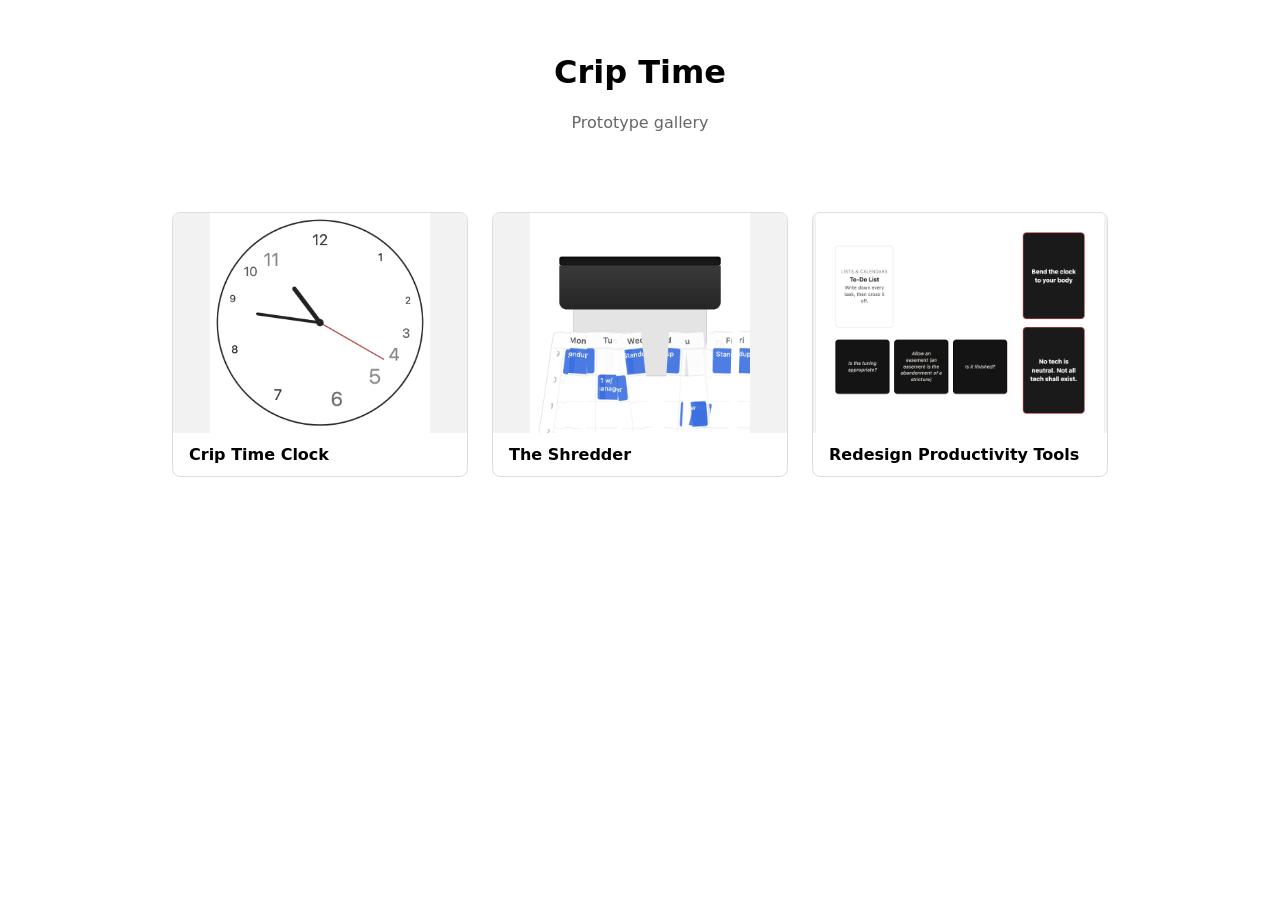
<file: index.html>
<!DOCTYPE html>
<html lang="en">
<head>
  <meta charset="UTF-8">
  <meta name="viewport" content="width=device-width, initial-scale=1.0">
  <title>Crip Time — Prototypes</title>
  <link rel="stylesheet" href="styles.css">
</head>
<body>
  <header class="site-header">
    <h1>Crip Time</h1>
    <p class="subtitle">Prototype gallery</p>
  </header>

  <main class="gallery">
    <a class="card" href="crip-time-clock/index.html">
      <div class="thumb">
        <img src="assets/thumbnails/crip-time-clock.png" alt="Crip Time Clock thumbnail">
      </div>
      <h2 class="card-title">Crip Time Clock</h2>
    </a>

    <a class="card" href="the-shredder/index.html">
      <div class="thumb">
        <img src="assets/thumbnails/the-shredder.png" alt="The Shredder thumbnail">
      </div>
      <h2 class="card-title">The Shredder</h2>
    </a>

    <a class="card" href="redesign-productivity-tools/index.html">
      <div class="thumb">
        <img src="assets/thumbnails/redesign-productivity-tools.png" alt="Redesign Productivity Tools thumbnail">
      </div>
      <h2 class="card-title">Redesign Productivity Tools</h2>
    </a>
  </main>
</body>
</html>
</file>
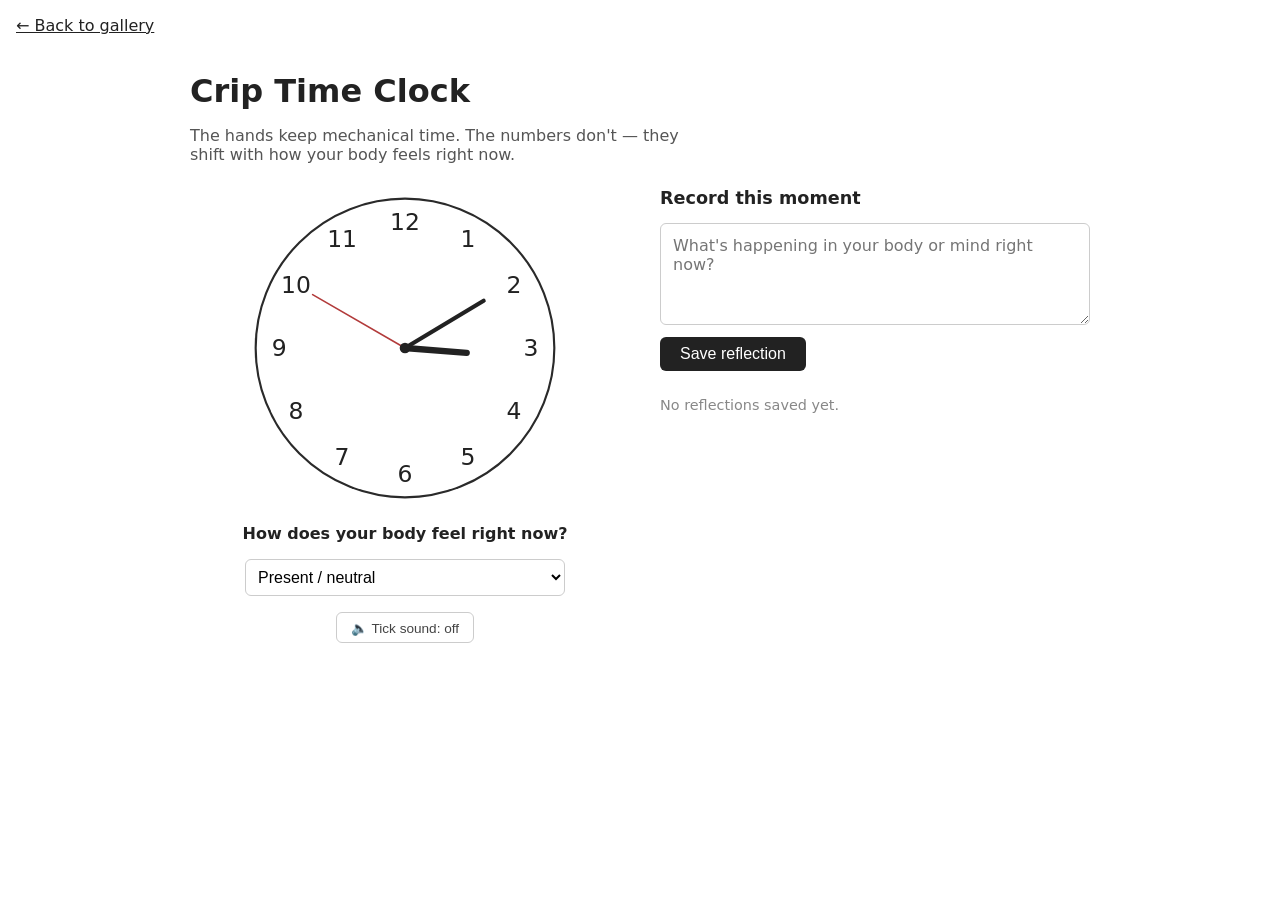
<file: crip-time-clock/index.html>
<!DOCTYPE html>
<html lang="en">
<head>
  <meta charset="UTF-8">
  <meta name="viewport" content="width=device-width, initial-scale=1.0">
  <title>Crip Time Clock</title>
  <link rel="stylesheet" href="style.css">
</head>
<body>
  <a class="back-link" href="../index.html">&larr; Back to gallery</a>

  <main>
    <h1>Crip Time Clock</h1>
    <p class="intro">The hands keep mechanical time. The numbers don't — they shift with how your body feels right now.</p>

    <div class="layout">
      <section class="clock-panel">
        <div class="clock-wrap">
          <svg id="clock-face" viewBox="0 0 300 300" role="img" aria-label="Analog clock whose numerals are shaped by the selected bodily feeling">
            <circle class="face" cx="150" cy="150" r="140"></circle>
            <g id="numerals"></g>
            <line id="hour-hand" class="hand hour-hand" x1="150" y1="150" x2="150" y2="92"></line>
            <line id="minute-hand" class="hand minute-hand" x1="150" y1="150" x2="150" y2="64"></line>
            <line id="second-hand" class="hand second-hand" x1="150" y1="150" x2="150" y2="50"></line>
            <circle class="hub" cx="150" cy="150" r="5"></circle>
          </svg>
        </div>

        <label for="feeling-select">How does your body feel right now?</label>
        <select id="feeling-select"></select>

        <button type="button" id="sound-toggle" class="sound-toggle" aria-pressed="false">🔈 Tick sound: off</button>
      </section>

      <section class="reflection-panel">
        <h2>Record this moment</h2>
        <form id="reflection-form">
          <textarea id="reflection-text" rows="4" placeholder="What's happening in your body or mind right now?"></textarea>
          <button type="submit">Save reflection</button>
        </form>
        <ol id="reflection-log" class="reflection-log"></ol>
      </section>
    </div>
  </main>

  <script src="script.js"></script>
</body>
</html>
</file>
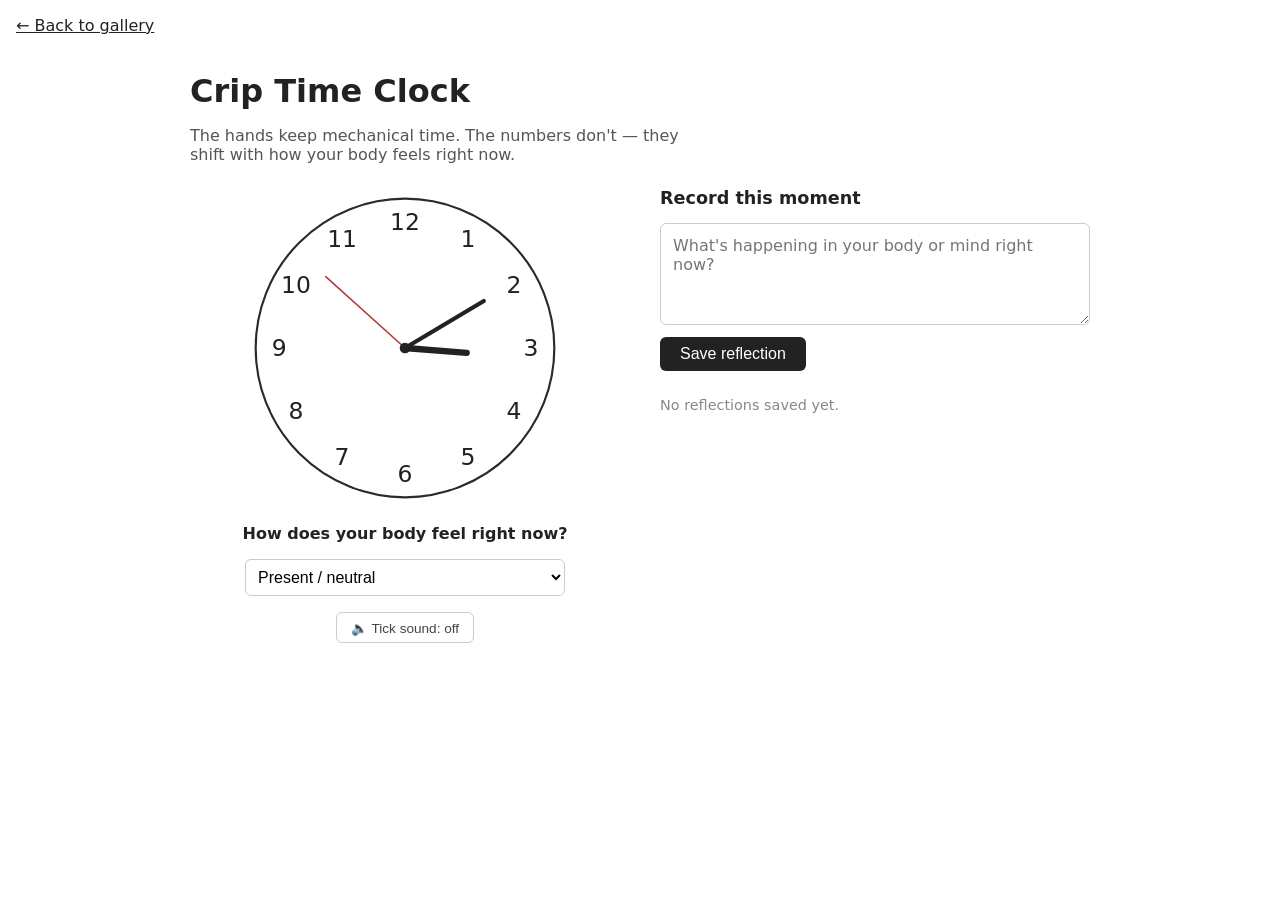
<file: prototype-1/index.html>
<!DOCTYPE html>
<html lang="en">
<head>
  <meta charset="UTF-8">
  <meta name="viewport" content="width=device-width, initial-scale=1.0">
  <title>Prototype 1 — Crip Time Clock</title>
  <link rel="stylesheet" href="style.css">
</head>
<body>
  <a class="back-link" href="../index.html">&larr; Back to gallery</a>

  <main>
    <h1>Crip Time Clock</h1>
    <p class="intro">The hands keep mechanical time. The numbers don't — they shift with how your body feels right now.</p>

    <div class="layout">
      <section class="clock-panel">
        <div class="clock-wrap">
          <svg id="clock-face" viewBox="0 0 300 300" role="img" aria-label="Analog clock whose numerals are shaped by the selected bodily feeling">
            <circle class="face" cx="150" cy="150" r="140"></circle>
            <g id="numerals"></g>
            <line id="hour-hand" class="hand hour-hand" x1="150" y1="150" x2="150" y2="92"></line>
            <line id="minute-hand" class="hand minute-hand" x1="150" y1="150" x2="150" y2="64"></line>
            <line id="second-hand" class="hand second-hand" x1="150" y1="150" x2="150" y2="50"></line>
            <circle class="hub" cx="150" cy="150" r="5"></circle>
          </svg>
        </div>

        <label for="feeling-select">How does your body feel right now?</label>
        <select id="feeling-select"></select>

        <button type="button" id="sound-toggle" class="sound-toggle" aria-pressed="false">🔈 Tick sound: off</button>
      </section>

      <section class="reflection-panel">
        <h2>Record this moment</h2>
        <form id="reflection-form">
          <textarea id="reflection-text" rows="4" placeholder="What's happening in your body or mind right now?"></textarea>
          <button type="submit">Save reflection</button>
        </form>
        <ol id="reflection-log" class="reflection-log"></ol>
      </section>
    </div>
  </main>

  <script src="script.js"></script>
</body>
</html>
</file>
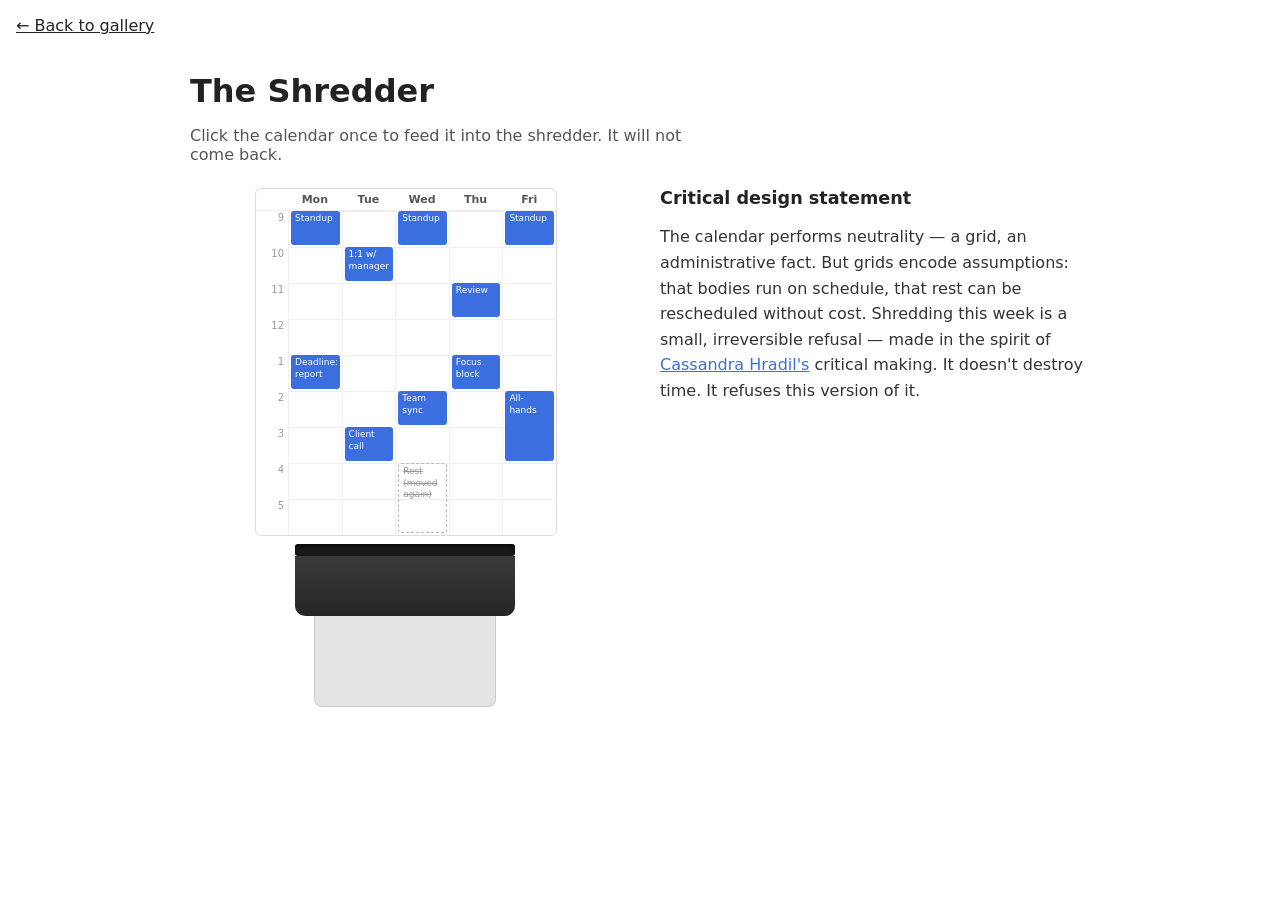
<file: prototype-2/index.html>
<!DOCTYPE html>
<html lang="en">
<head>
  <meta charset="UTF-8">
  <meta name="viewport" content="width=device-width, initial-scale=1.0">
  <title>Prototype 2 — The Shredder</title>
  <link rel="stylesheet" href="style.css">
</head>
<body>
  <a class="back-link" href="../index.html">&larr; Back to gallery</a>

  <main>
    <h1>The Shredder</h1>
    <p class="intro">Click the calendar once to feed it into the shredder. It will not come back.</p>

    <div class="layout">
      <section class="shredder-panel">
        <div class="stage" id="stage">
          <div class="calendar" id="calendar" tabindex="0" role="button" aria-label="Shred this week's calendar">
            <div class="cal-header">
              <div class="cal-corner"></div>
              <div class="cal-day">Mon</div>
              <div class="cal-day">Tue</div>
              <div class="cal-day">Wed</div>
              <div class="cal-day">Thu</div>
              <div class="cal-day">Fri</div>
            </div>
            <div class="cal-body">
              <div class="cal-times">
                <div>9</div><div>10</div><div>11</div><div>12</div><div>1</div><div>2</div><div>3</div><div>4</div><div>5</div>
              </div>
              <div class="cal-grid">
                <div class="cal-col">
                  <div class="cal-event" style="top:0px; height:34px;">Standup</div>
                  <div class="cal-event" style="top:144px; height:34px;">Deadline: report</div>
                </div>
                <div class="cal-col">
                  <div class="cal-event" style="top:36px; height:34px;">1:1 w/ manager</div>
                  <div class="cal-event" style="top:216px; height:34px;">Client call</div>
                </div>
                <div class="cal-col">
                  <div class="cal-event" style="top:0px; height:34px;">Standup</div>
                  <div class="cal-event" style="top:180px; height:34px;">Team sync</div>
                  <div class="cal-event rest" style="top:252px; height:70px;">Rest (moved again)</div>
                </div>
                <div class="cal-col">
                  <div class="cal-event" style="top:72px; height:34px;">Review</div>
                  <div class="cal-event" style="top:144px; height:34px;">Focus block</div>
                </div>
                <div class="cal-col">
                  <div class="cal-event" style="top:0px; height:34px;">Standup</div>
                  <div class="cal-event" style="top:180px; height:70px;">All-hands</div>
                </div>
              </div>
            </div>
          </div>

          <div class="shredder">
            <div class="shredder-slot"></div>
            <div class="shredder-body"></div>
          </div>

          <div class="bin"></div>

          <div class="strip-layer" id="strip-layer" aria-hidden="true"></div>
        </div>

        <button type="button" id="cleanup-btn" class="cleanup-btn" hidden>Clean up</button>
      </section>

      <section class="statement-panel">
        <h2>Critical design statement</h2>
        <p>The calendar performs neutrality &mdash; a grid, an administrative fact. But grids encode assumptions: that bodies run on schedule, that rest can be rescheduled without cost. Shredding this week is a small, irreversible refusal &mdash; made in the spirit of <a href="https://cassandrahradil.com/about/" target="_blank" rel="noopener">Cassandra Hradil's</a> critical making. It doesn't destroy time. It refuses this version of it.</p>
      </section>
    </div>
  </main>

  <script src="script.js"></script>
</body>
</html>
</file>
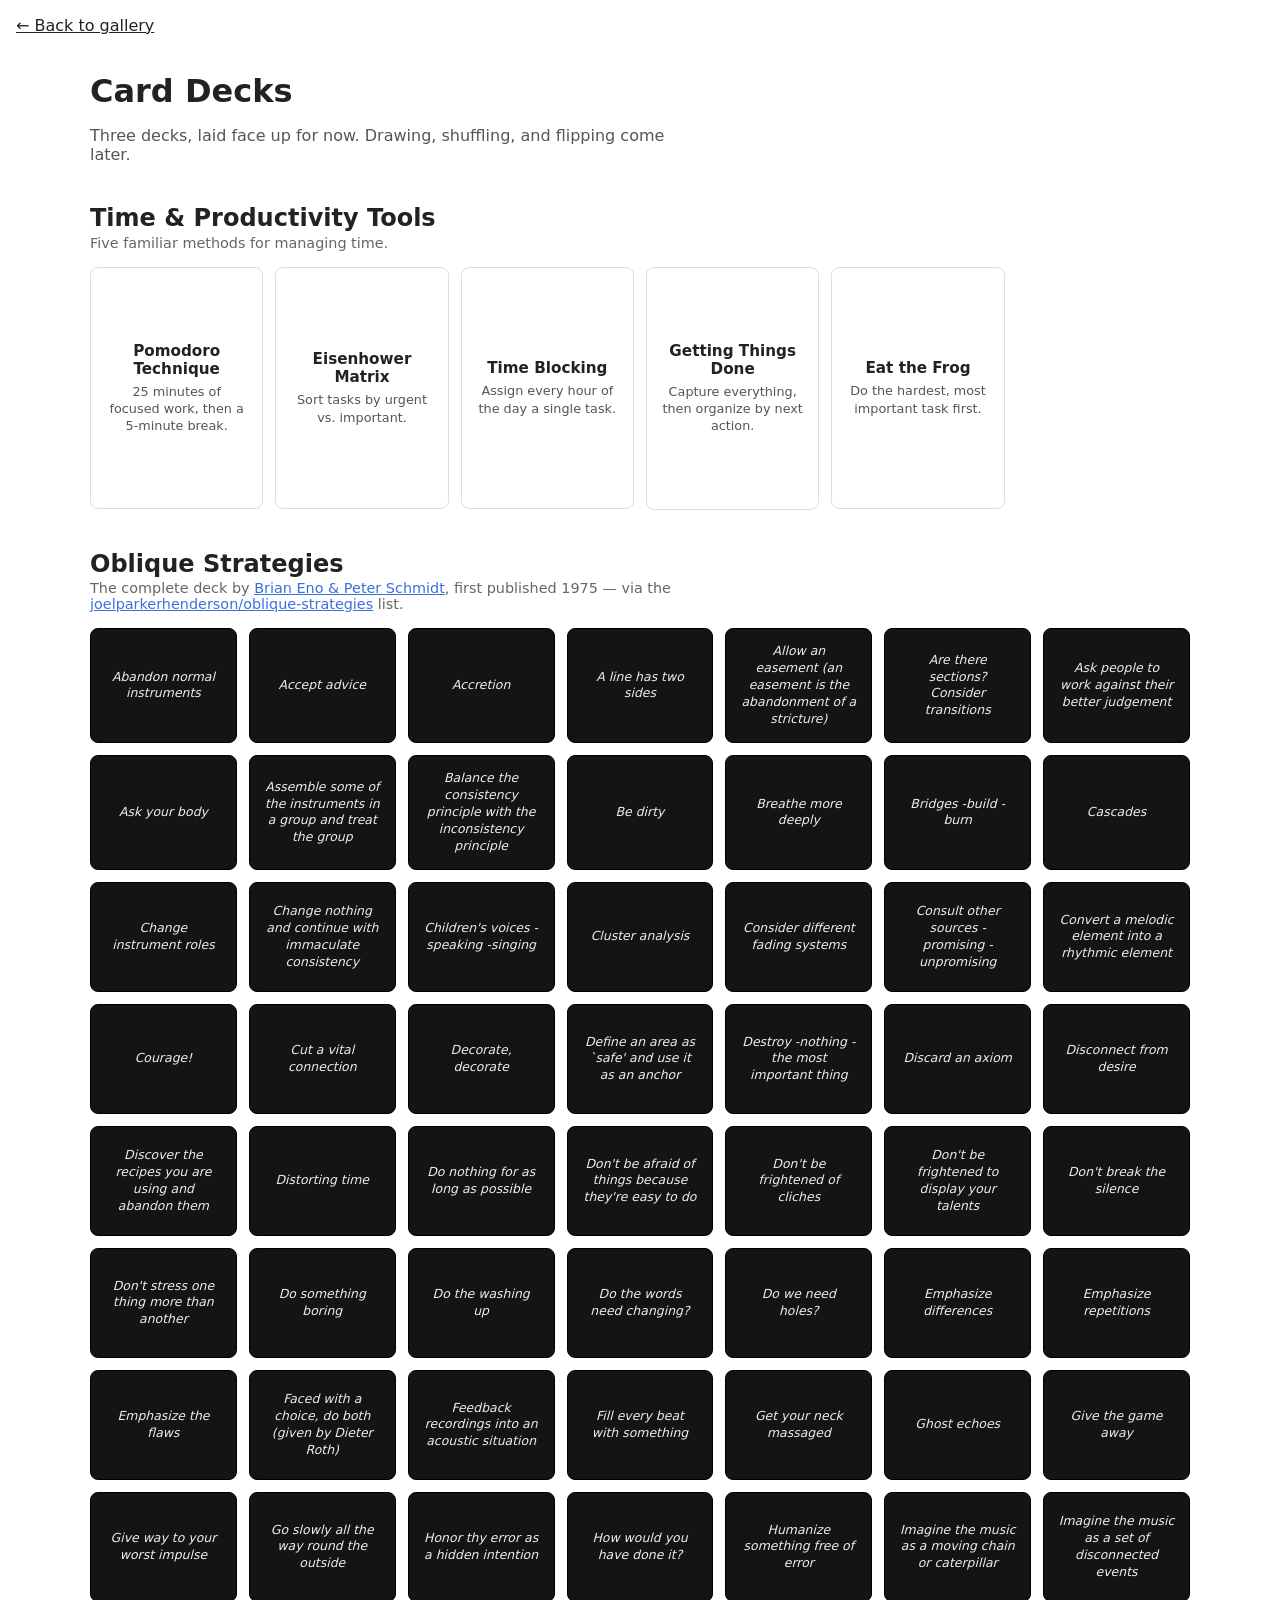
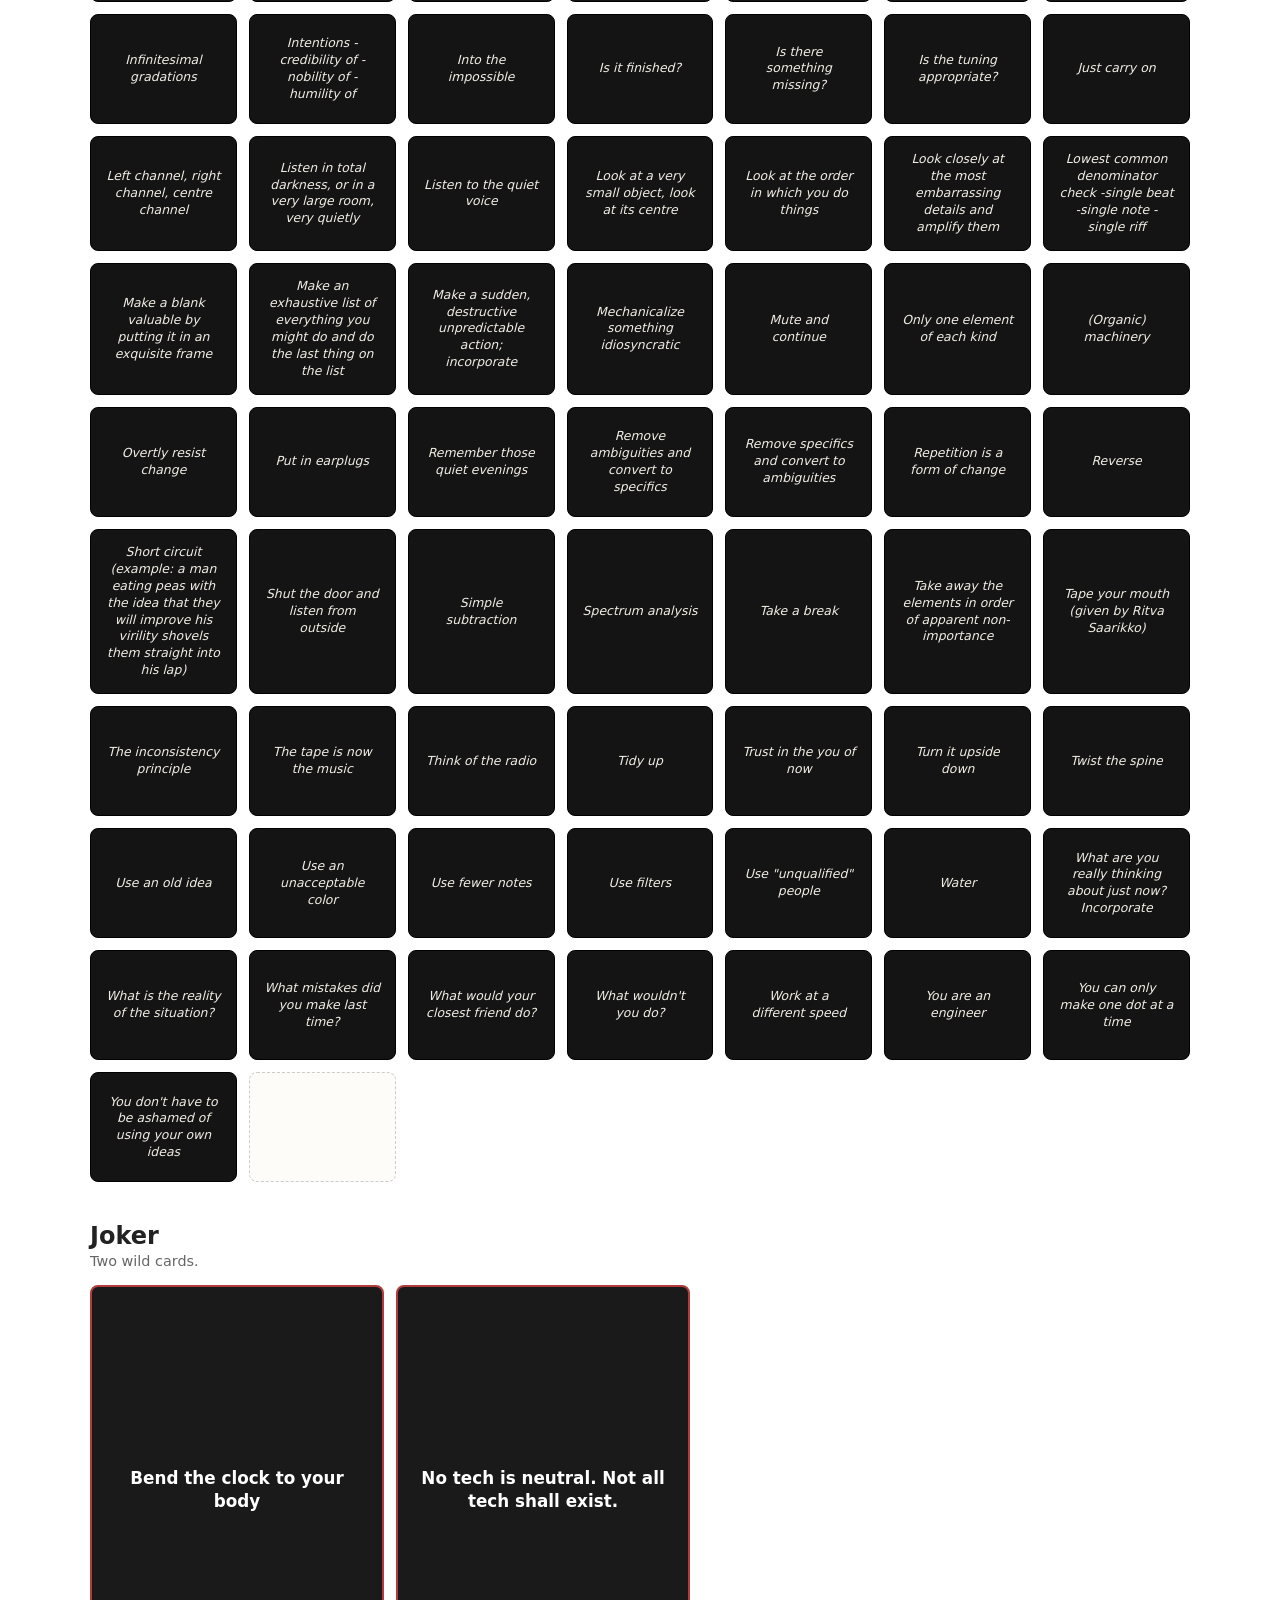
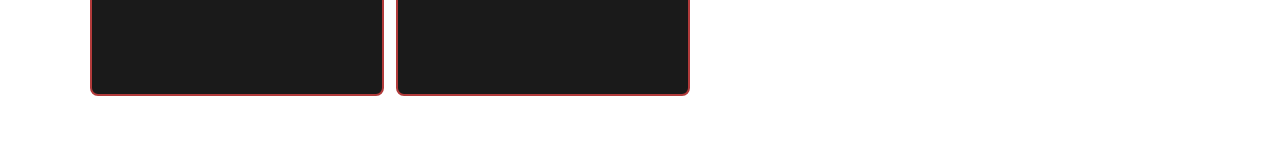
<file: prototype-3/index.html>
<!DOCTYPE html>
<html lang="en">
<head>
  <meta charset="UTF-8">
  <meta name="viewport" content="width=device-width, initial-scale=1.0">
  <title>Prototype 3 — Card Decks</title>
  <link rel="stylesheet" href="style.css">
</head>
<body>
  <a class="back-link" href="../index.html">&larr; Back to gallery</a>

  <main>
    <h1>Card Decks</h1>
    <p class="intro">Three decks, laid face up for now. Drawing, shuffling, and flipping come later.</p>

    <section class="deck" id="deck-productivity">
      <h2>Time &amp; Productivity Tools</h2>
      <p class="deck-note">Five familiar methods for managing time.</p>
      <div class="card-grid" id="productivity-cards"></div>
    </section>

    <section class="deck" id="deck-oblique">
      <h2>Oblique Strategies</h2>
      <p class="deck-note">The complete deck by <a href="https://en.wikipedia.org/wiki/Oblique_Strategies" target="_blank" rel="noopener">Brian Eno &amp; Peter Schmidt</a>, first published 1975 &mdash; via the <a href="https://github.com/joelparkerhenderson/oblique-strategies" target="_blank" rel="noopener">joelparkerhenderson/oblique-strategies</a> list.</p>
      <div class="card-grid oblique-grid" id="oblique-cards"></div>
    </section>

    <section class="deck" id="deck-joker">
      <h2>Joker</h2>
      <p class="deck-note">Two wild cards.</p>
      <div class="card-grid joker-grid" id="joker-cards"></div>
    </section>
  </main>

  <script src="script.js"></script>
</body>
</html>
</file>
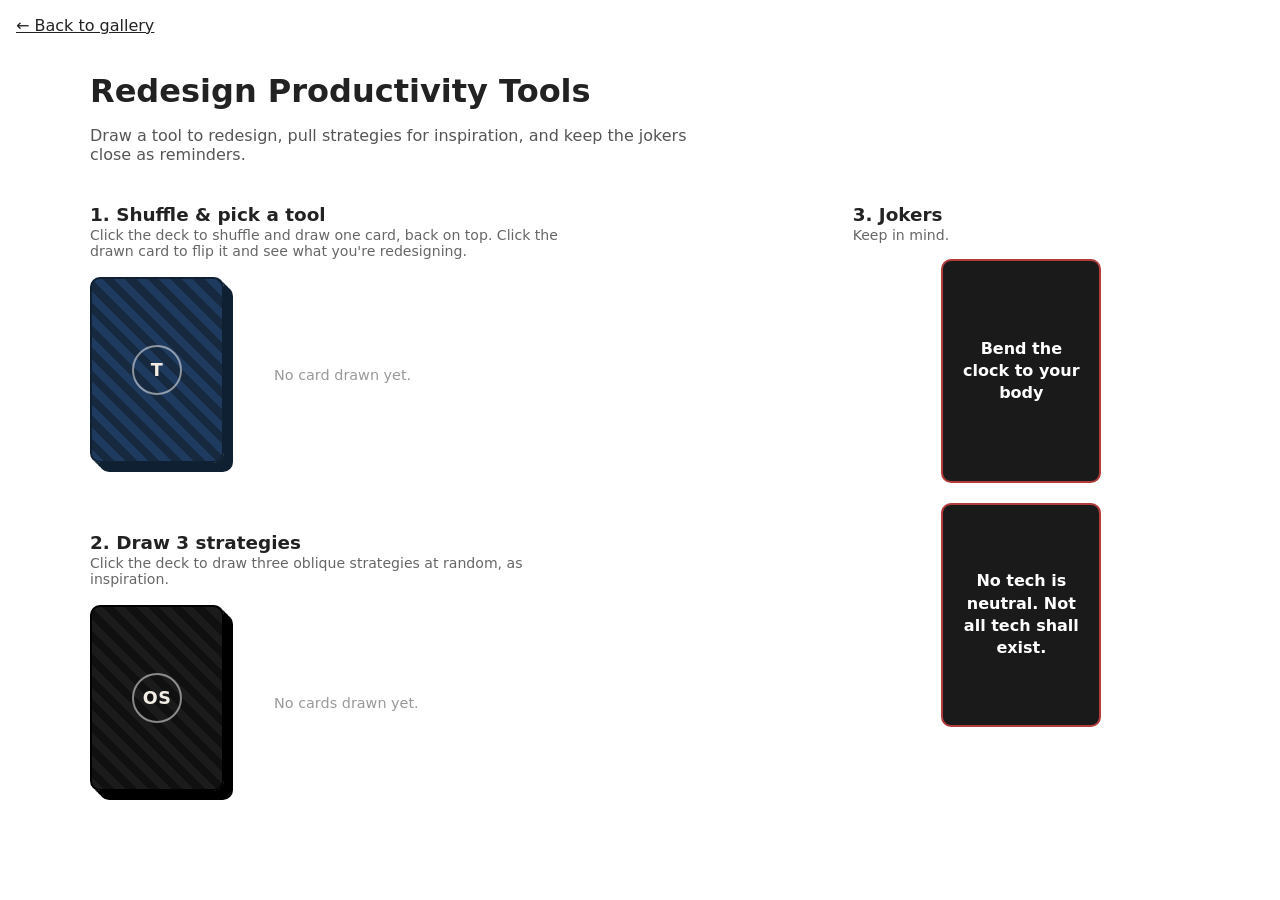
<file: redesign-productivity-tools/index.html>
<!DOCTYPE html>
<html lang="en">
<head>
  <meta charset="UTF-8">
  <meta name="viewport" content="width=device-width, initial-scale=1.0">
  <title>Redesign Productivity Tools</title>
  <link rel="stylesheet" href="style.css">
</head>
<body>
  <a class="back-link" href="../index.html">&larr; Back to gallery</a>

  <main>
    <h1>Redesign Productivity Tools</h1>
    <p class="intro">Draw a tool to redesign, pull strategies for inspiration, and keep the jokers close as reminders.</p>

    <div class="layout">
      <div class="main-column">

        <section class="deck-area" id="tool-deck-area">
          <h2>1. Shuffle &amp; pick a tool</h2>
          <p class="deck-note">Click the deck to shuffle and draw one card, back on top. Click the drawn card to flip it and see what you're redesigning.</p>
          <div class="deck-row">
            <div class="poker-pile pile-tool" id="tool-pile" role="button" tabindex="0" aria-label="Shuffle and draw a productivity tool card">
              <span class="pile-emblem">T</span>
            </div>
            <div class="draw-slot" id="tool-draw-slot">
              <p class="draw-placeholder">No card drawn yet.</p>
            </div>
          </div>
        </section>

        <section class="deck-area" id="oblique-deck-area">
          <h2>2. Draw 3 strategies</h2>
          <p class="deck-note">Click the deck to draw three oblique strategies at random, as inspiration.</p>
          <div class="deck-row">
            <div class="poker-pile pile-oblique" id="oblique-pile" role="button" tabindex="0" aria-label="Draw three oblique strategies">
              <span class="pile-emblem">OS</span>
            </div>
            <div class="draw-row" id="oblique-draw-row">
              <p class="draw-placeholder">No cards drawn yet.</p>
            </div>
          </div>
        </section>

      </div>

      <aside class="joker-sidebar">
        <h2>3. Jokers</h2>
        <p class="deck-note">Keep in mind.</p>
        <div class="joker-cards" id="joker-cards"></div>
      </aside>
    </div>
  </main>

  <script src="script.js"></script>
</body>
</html>
</file>
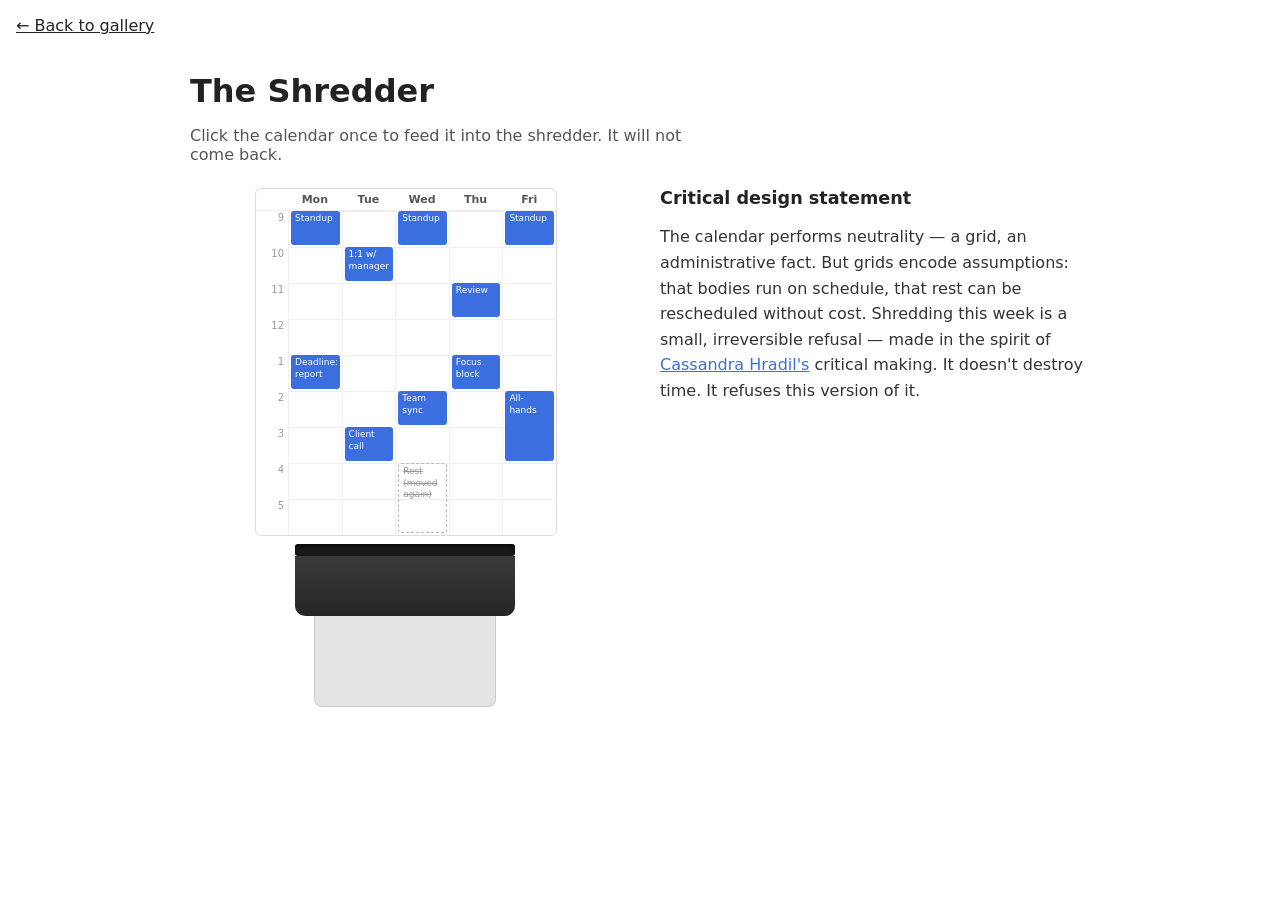
<file: the-shredder/index.html>
<!DOCTYPE html>
<html lang="en">
<head>
  <meta charset="UTF-8">
  <meta name="viewport" content="width=device-width, initial-scale=1.0">
  <title>The Shredder</title>
  <link rel="stylesheet" href="style.css">
</head>
<body>
  <a class="back-link" href="../index.html">&larr; Back to gallery</a>

  <main>
    <h1>The Shredder</h1>
    <p class="intro">Click the calendar once to feed it into the shredder. It will not come back.</p>

    <div class="layout">
      <section class="shredder-panel">
        <div class="stage" id="stage">
          <div class="calendar" id="calendar" tabindex="0" role="button" aria-label="Shred this week's calendar">
            <div class="cal-header">
              <div class="cal-corner"></div>
              <div class="cal-day">Mon</div>
              <div class="cal-day">Tue</div>
              <div class="cal-day">Wed</div>
              <div class="cal-day">Thu</div>
              <div class="cal-day">Fri</div>
            </div>
            <div class="cal-body">
              <div class="cal-times">
                <div>9</div><div>10</div><div>11</div><div>12</div><div>1</div><div>2</div><div>3</div><div>4</div><div>5</div>
              </div>
              <div class="cal-grid">
                <div class="cal-col">
                  <div class="cal-event" style="top:0px; height:34px;">Standup</div>
                  <div class="cal-event" style="top:144px; height:34px;">Deadline: report</div>
                </div>
                <div class="cal-col">
                  <div class="cal-event" style="top:36px; height:34px;">1:1 w/ manager</div>
                  <div class="cal-event" style="top:216px; height:34px;">Client call</div>
                </div>
                <div class="cal-col">
                  <div class="cal-event" style="top:0px; height:34px;">Standup</div>
                  <div class="cal-event" style="top:180px; height:34px;">Team sync</div>
                  <div class="cal-event rest" style="top:252px; height:70px;">Rest (moved again)</div>
                </div>
                <div class="cal-col">
                  <div class="cal-event" style="top:72px; height:34px;">Review</div>
                  <div class="cal-event" style="top:144px; height:34px;">Focus block</div>
                </div>
                <div class="cal-col">
                  <div class="cal-event" style="top:0px; height:34px;">Standup</div>
                  <div class="cal-event" style="top:180px; height:70px;">All-hands</div>
                </div>
              </div>
            </div>
          </div>

          <div class="shredder">
            <div class="shredder-slot"></div>
            <div class="shredder-body"></div>
          </div>

          <div class="bin"></div>

          <div class="strip-layer" id="strip-layer" aria-hidden="true"></div>
        </div>

        <button type="button" id="cleanup-btn" class="cleanup-btn" hidden>Clean up</button>
      </section>

      <section class="statement-panel">
        <h2>Critical design statement</h2>
        <p>The calendar performs neutrality &mdash; a grid, an administrative fact. But grids encode assumptions: that bodies run on schedule, that rest can be rescheduled without cost. Shredding this week is a small, irreversible refusal &mdash; made in the spirit of <a href="https://cassandrahradil.com/about/" target="_blank" rel="noopener">Cassandra Hradil's</a> critical making. It doesn't destroy time. It refuses this version of it.</p>
      </section>
    </div>
  </main>

  <script src="script.js"></script>
</body>
</html>
</file>
<file: styles.css>
/* Landing page styles — placeholder, to be refined */

* {
  box-sizing: border-box;
}

body {
  margin: 0;
  font-family: system-ui, sans-serif;
}

.site-header {
  padding: 2rem;
  text-align: center;
}

.subtitle {
  color: #666;
}

.gallery {
  display: grid;
  grid-template-columns: repeat(auto-fit, minmax(240px, 1fr));
  gap: 1.5rem;
  padding: 2rem;
  max-width: 1000px;
  margin: 0 auto;
}

.card {
  display: block;
  text-decoration: none;
  color: inherit;
  border: 1px solid #ddd;
  border-radius: 8px;
  overflow: hidden;
}

.thumb {
  aspect-ratio: 4 / 3;
  background: #f2f2f2;
  display: flex;
  align-items: center;
  justify-content: center;
}

.thumb img {
  max-width: 100%;
  max-height: 100%;
  object-fit: cover;
}

.card-title {
  padding: 0.75rem 1rem;
  margin: 0;
  font-size: 1rem;
}
</file>
<file: crip-time-clock/style.css>
/* Crip Time Clock */

body {
  margin: 0;
  font-family: system-ui, sans-serif;
  color: #222;
}

.back-link {
  display: inline-block;
  padding: 1rem;
  color: inherit;
}

main {
  padding: 0 2rem 3rem;
  max-width: 900px;
  margin: 0 auto;
}

h1 {
  margin-bottom: 0.25rem;
}

.intro {
  color: #555;
  max-width: 50ch;
}

.layout {
  display: flex;
  flex-wrap: wrap;
  gap: 2.5rem;
  align-items: flex-start;
  margin-top: 1.5rem;
}

/* --- Clock --- */

.clock-panel {
  flex: 1 1 320px;
  display: flex;
  flex-direction: column;
  align-items: center;
  gap: 1rem;
}

.clock-wrap {
  width: 100%;
  max-width: 320px;
}

#clock-face {
  width: 100%;
  height: auto;
  display: block;
}

.face {
  fill: #fff;
  stroke: #2a2a2a;
  stroke-width: 2;
}

.numeral {
  font-size: 22px;
  fill: #222;
  text-anchor: middle;
  dominant-baseline: central;
  transform-box: fill-box;
  transform-origin: center;
  transition: transform 0.6s ease, opacity 0.6s ease;
}

.hand {
  stroke: #222;
  stroke-linecap: round;
}

.hour-hand {
  stroke-width: 6;
}

.minute-hand {
  stroke-width: 4;
}

.second-hand {
  stroke-width: 1.5;
  stroke: #b23b3b;
}

.hub {
  fill: #222;
}

.clock-panel label {
  font-weight: 600;
}

.clock-panel select {
  width: 100%;
  max-width: 320px;
  padding: 0.5rem;
  font-size: 1rem;
  border: 1px solid #ccc;
  border-radius: 6px;
  background: #fff;
}

.sound-toggle {
  font-size: 0.85rem;
  padding: 0.4rem 0.9rem;
  border: 1px solid #ccc;
  border-radius: 6px;
  background: #fff;
  color: #444;
  cursor: pointer;
}

.sound-toggle[aria-pressed="true"] {
  background: #222;
  color: #fff;
  border-color: #222;
}

/* --- Reflection panel --- */

.reflection-panel {
  flex: 1 1 320px;
}

.reflection-panel h2 {
  margin-top: 0;
  font-size: 1.1rem;
}

#reflection-form {
  display: flex;
  flex-direction: column;
  gap: 0.75rem;
}

#reflection-text {
  width: 100%;
  padding: 0.75rem;
  font-family: inherit;
  font-size: 1rem;
  border: 1px solid #ccc;
  border-radius: 6px;
  resize: vertical;
  box-sizing: border-box;
}

#reflection-form button {
  align-self: flex-start;
  padding: 0.5rem 1.25rem;
  font-size: 1rem;
  border: none;
  border-radius: 6px;
  background: #222;
  color: #fff;
  cursor: pointer;
}

#reflection-form button:hover {
  background: #444;
}

.reflection-log {
  list-style: none;
  margin: 1.5rem 0 0;
  padding: 0;
}

.reflection-log li {
  border-bottom: 1px solid #eee;
  padding: 0.75rem 0;
}

.reflection-log .entry-meta {
  display: block;
  font-size: 0.85rem;
  color: #666;
  margin-bottom: 0.25rem;
}

.reflection-log .entry-feeling {
  font-weight: 600;
  color: #222;
}

.reflection-log .entry-text {
  margin: 0;
  white-space: pre-wrap;
}

.reflection-log:empty::before {
  content: "No reflections saved yet.";
  color: #888;
  font-size: 0.9rem;
}
</file>
<file: prototype-1/style.css>
/* Prototype 1 — Crip Time Clock */

body {
  margin: 0;
  font-family: system-ui, sans-serif;
  color: #222;
}

.back-link {
  display: inline-block;
  padding: 1rem;
  color: inherit;
}

main {
  padding: 0 2rem 3rem;
  max-width: 900px;
  margin: 0 auto;
}

h1 {
  margin-bottom: 0.25rem;
}

.intro {
  color: #555;
  max-width: 50ch;
}

.layout {
  display: flex;
  flex-wrap: wrap;
  gap: 2.5rem;
  align-items: flex-start;
  margin-top: 1.5rem;
}

/* --- Clock --- */

.clock-panel {
  flex: 1 1 320px;
  display: flex;
  flex-direction: column;
  align-items: center;
  gap: 1rem;
}

.clock-wrap {
  width: 100%;
  max-width: 320px;
}

#clock-face {
  width: 100%;
  height: auto;
  display: block;
}

.face {
  fill: #fff;
  stroke: #2a2a2a;
  stroke-width: 2;
}

.numeral {
  font-size: 22px;
  fill: #222;
  text-anchor: middle;
  dominant-baseline: central;
  transform-box: fill-box;
  transform-origin: center;
  transition: transform 0.6s ease, opacity 0.6s ease;
}

.hand {
  stroke: #222;
  stroke-linecap: round;
}

.hour-hand {
  stroke-width: 6;
}

.minute-hand {
  stroke-width: 4;
}

.second-hand {
  stroke-width: 1.5;
  stroke: #b23b3b;
}

.hub {
  fill: #222;
}

.clock-panel label {
  font-weight: 600;
}

.clock-panel select {
  width: 100%;
  max-width: 320px;
  padding: 0.5rem;
  font-size: 1rem;
  border: 1px solid #ccc;
  border-radius: 6px;
  background: #fff;
}

.sound-toggle {
  font-size: 0.85rem;
  padding: 0.4rem 0.9rem;
  border: 1px solid #ccc;
  border-radius: 6px;
  background: #fff;
  color: #444;
  cursor: pointer;
}

.sound-toggle[aria-pressed="true"] {
  background: #222;
  color: #fff;
  border-color: #222;
}

/* --- Reflection panel --- */

.reflection-panel {
  flex: 1 1 320px;
}

.reflection-panel h2 {
  margin-top: 0;
  font-size: 1.1rem;
}

#reflection-form {
  display: flex;
  flex-direction: column;
  gap: 0.75rem;
}

#reflection-text {
  width: 100%;
  padding: 0.75rem;
  font-family: inherit;
  font-size: 1rem;
  border: 1px solid #ccc;
  border-radius: 6px;
  resize: vertical;
  box-sizing: border-box;
}

#reflection-form button {
  align-self: flex-start;
  padding: 0.5rem 1.25rem;
  font-size: 1rem;
  border: none;
  border-radius: 6px;
  background: #222;
  color: #fff;
  cursor: pointer;
}

#reflection-form button:hover {
  background: #444;
}

.reflection-log {
  list-style: none;
  margin: 1.5rem 0 0;
  padding: 0;
}

.reflection-log li {
  border-bottom: 1px solid #eee;
  padding: 0.75rem 0;
}

.reflection-log .entry-meta {
  display: block;
  font-size: 0.85rem;
  color: #666;
  margin-bottom: 0.25rem;
}

.reflection-log .entry-feeling {
  font-weight: 600;
  color: #222;
}

.reflection-log .entry-text {
  margin: 0;
  white-space: pre-wrap;
}

.reflection-log:empty::before {
  content: "No reflections saved yet.";
  color: #888;
  font-size: 0.9rem;
}
</file>
<file: prototype-2/style.css>
/* Prototype 2 — The Shredder */

body {
  margin: 0;
  font-family: system-ui, sans-serif;
  color: #222;
}

.back-link {
  display: inline-block;
  padding: 1rem;
  color: inherit;
}

main {
  padding: 0 2rem 3rem;
  max-width: 900px;
  margin: 0 auto;
}

h1 {
  margin-bottom: 0.25rem;
}

.intro {
  color: #555;
  max-width: 50ch;
}

.layout {
  display: flex;
  flex-wrap: wrap;
  gap: 2.5rem;
  align-items: flex-start;
  margin-top: 1.5rem;
}

/* --- Shredder panel --- */

.shredder-panel {
  flex: 1 1 320px;
  display: flex;
  flex-direction: column;
  align-items: center;
  gap: 1rem;
}

.stage {
  position: relative;
  width: 300px;
}

.calendar {
  width: 300px;
  background: #fff;
  border: 1px solid #ddd;
  border-radius: 6px;
  overflow: hidden;
  cursor: pointer;
  transition: box-shadow 0.2s ease, transform 0.2s ease;
}

.calendar:hover {
  box-shadow: 0 4px 14px rgba(0, 0, 0, 0.12);
  transform: translateY(-2px);
}

.calendar:focus-visible {
  outline: 2px solid #3b6fe0;
  outline-offset: 2px;
}

.cal-header {
  display: flex;
  border-bottom: 1px solid #eee;
}

.cal-corner {
  width: 32px;
  flex-shrink: 0;
}

.cal-day {
  flex: 1;
  text-align: center;
  font-size: 11px;
  font-weight: 600;
  color: #555;
  padding: 4px 0;
}

.cal-body {
  display: flex;
}

.cal-times {
  width: 32px;
  flex-shrink: 0;
  display: flex;
  flex-direction: column;
}

.cal-times div {
  height: 36px;
  box-sizing: border-box;
  font-size: 10px;
  color: #999;
  display: flex;
  align-items: flex-start;
  justify-content: flex-end;
  padding-right: 4px;
  padding-top: 1px;
}

.cal-grid {
  flex: 1;
  display: flex;
  background-image: repeating-linear-gradient(
    to bottom,
    #eee,
    #eee 1px,
    transparent 1px,
    transparent 36px
  );
}

.cal-col {
  flex: 1;
  position: relative;
  border-left: 1px solid #f1f1f1;
}

.cal-event {
  position: absolute;
  left: 2px;
  right: 2px;
  background: #3b6fe0;
  color: #fff;
  font-size: 9px;
  line-height: 1.25;
  border-radius: 3px;
  padding: 2px 4px;
  box-sizing: border-box;
  overflow: hidden;
}

.cal-event.rest {
  background: transparent;
  border: 1px dashed #bbb;
  color: #999;
  text-decoration: line-through;
}

/* --- Shredder machine --- */

.shredder {
  width: 220px;
  margin: 0.5rem auto 0;
}

.shredder-slot {
  height: 12px;
  background: #1a1a1a;
  border-radius: 3px;
  box-shadow: inset 0 2px 5px rgba(0, 0, 0, 0.7);
}

.shredder-body {
  height: 60px;
  background: linear-gradient(#3a3a3a, #262626);
  border-radius: 0 0 10px 10px;
}

.bin {
  width: 180px;
  height: 90px;
  margin: 0 auto;
  background: #e4e4e4;
  border: 1px solid #ccc;
  border-top: none;
  border-radius: 0 0 8px 8px;
  position: relative;
  overflow: hidden;
}

.strip-layer {
  position: absolute;
  inset: 0;
  pointer-events: none;
}

.strip {
  position: absolute;
  overflow: hidden;
}

.strip .calendar {
  cursor: default;
  position: relative;
  pointer-events: none;
}

.strip .calendar:hover {
  box-shadow: none;
  transform: none;
}

.cleanup-btn {
  position: relative;
  z-index: 1;
  padding: 0.5rem 1.25rem;
  font-size: 0.95rem;
  border: 1px solid #ccc;
  border-radius: 6px;
  background: #fff;
  color: #222;
  cursor: pointer;
}

.cleanup-btn:hover {
  background: #f2f2f2;
}

/* --- Statement panel --- */

.statement-panel {
  flex: 1 1 320px;
}

.statement-panel h2 {
  margin-top: 0;
  font-size: 1.1rem;
}

.statement-panel p {
  line-height: 1.6;
  color: #333;
}

.statement-panel a {
  color: #3b6fe0;
}
</file>
<file: prototype-3/style.css>
/* Prototype 3 — Card Decks */

body {
  margin: 0;
  font-family: system-ui, sans-serif;
  color: #222;
}

.back-link {
  display: inline-block;
  padding: 1rem;
  color: inherit;
}

main {
  padding: 0 2rem 4rem;
  max-width: 1100px;
  margin: 0 auto;
}

h1 {
  margin-bottom: 0.25rem;
}

.intro {
  color: #555;
  max-width: 60ch;
}

.deck {
  margin-top: 2.5rem;
}

.deck h2 {
  margin-bottom: 0.15rem;
}

.deck-note {
  margin-top: 0;
  color: #666;
  font-size: 0.9rem;
  max-width: 70ch;
}

.deck-note a {
  color: #3b6fe0;
}

.card-grid {
  display: grid;
  grid-template-columns: repeat(auto-fill, minmax(150px, 1fr));
  gap: 0.75rem;
  margin-top: 1rem;
}

.card {
  border-radius: 8px;
  padding: 0.9rem;
  display: flex;
  flex-direction: column;
  align-items: center;
  justify-content: center;
  text-align: center;
  gap: 0.3rem;
  box-sizing: border-box;
}

/* --- Productivity deck --- */

.card-productivity {
  aspect-ratio: 2.5 / 3.5;
  background: #fff;
  border: 1px solid #ddd;
  color: #222;
}

.card-productivity .card-title {
  font-weight: 700;
  font-size: 0.95rem;
}

.card-productivity .card-desc {
  font-size: 0.8rem;
  color: #555;
  line-height: 1.35;
}

/* --- Oblique Strategies deck --- */

.oblique-grid {
  grid-template-columns: repeat(auto-fill, minmax(130px, 1fr));
}

.card-oblique {
  background: #141414;
  color: #f1ede4;
  border: 1px solid #000;
  font-style: italic;
  font-size: 0.78rem;
  line-height: 1.35;
  min-height: 110px;
}

.card-oblique.blank {
  background: #fdfcf8;
  color: transparent;
  border: 1px dashed #ccc;
}

/* --- Joker deck --- */

.joker-grid {
  grid-template-columns: repeat(auto-fit, minmax(220px, 1fr));
  max-width: 600px;
}

.card-joker {
  aspect-ratio: 2.5 / 3.5;
  background: #1a1a1a;
  color: #fff;
  border: 2px solid #b23b3b;
  font-size: 1.05rem;
  font-weight: 700;
  line-height: 1.4;
}
</file>
<file: redesign-productivity-tools/style.css>
/* Redesign Productivity Tools */

body {
  margin: 0;
  font-family: system-ui, sans-serif;
  color: #222;
}

.back-link {
  display: inline-block;
  padding: 1rem;
  color: inherit;
}

main {
  padding: 0 2rem 4rem;
  max-width: 1100px;
  margin: 0 auto;
}

h1 {
  margin-bottom: 0.25rem;
}

.intro {
  color: #555;
  max-width: 60ch;
}

.layout {
  display: flex;
  gap: 3rem;
  align-items: flex-start;
  margin-top: 1.5rem;
  flex-wrap: wrap;
}

.main-column {
  flex: 2 1 480px;
  display: flex;
  flex-direction: column;
  gap: 2.75rem;
}

.deck-area h2 {
  margin-bottom: 0.15rem;
  font-size: 1.15rem;
}

.deck-note {
  margin-top: 0;
  color: #666;
  font-size: 0.88rem;
  max-width: 55ch;
}

.deck-row {
  display: flex;
  align-items: center;
  gap: 2.5rem;
  margin-top: 1.1rem;
  flex-wrap: wrap;
}

/* --- Poker-style deck piles --- */

.poker-pile {
  width: 130px;
  aspect-ratio: 2.5 / 3.5;
  border-radius: 10px;
  cursor: pointer;
  display: flex;
  align-items: center;
  justify-content: center;
  color: #f1ede4;
  user-select: none;
  transition: transform 0.15s ease;
  margin-right: 10px;
  margin-bottom: 10px;
}

.poker-pile:hover {
  transform: translateY(-3px);
}

.poker-pile:active {
  transform: translateY(0);
}

.poker-pile:focus-visible {
  outline: 2px solid #3b6fe0;
  outline-offset: 3px;
}

.poker-pile.shuffling {
  animation: shuffle-wiggle 0.35s ease;
}

@keyframes shuffle-wiggle {
  0% { transform: rotate(0deg); }
  25% { transform: rotate(-4deg) translateX(-3px); }
  50% { transform: rotate(3deg) translateX(3px); }
  75% { transform: rotate(-2deg) translateX(-2px); }
  100% { transform: rotate(0deg); }
}

.pile-tool {
  background: repeating-linear-gradient(45deg, #1f3a5f 0 8px, #16293f 8px 16px);
  border: 2px solid #0f2032;
  box-shadow: 3px 3px 0 #0f2032, 6px 6px 0 #0f2032, 9px 9px 0 #0f2032;
}

.pile-oblique {
  background: repeating-linear-gradient(45deg, #1b1b1b 0 8px, #101010 8px 16px);
  border: 2px solid #000;
  box-shadow: 3px 3px 0 #000, 6px 6px 0 #000, 9px 9px 0 #000;
}

.pile-emblem {
  width: 46px;
  height: 46px;
  border-radius: 50%;
  border: 2px solid rgba(255, 255, 255, 0.5);
  display: flex;
  align-items: center;
  justify-content: center;
  font-weight: 700;
  font-size: 1.1rem;
  letter-spacing: 0.03em;
}

/* --- Tool draw slot (flip card) --- */

.draw-slot {
  min-height: 182px;
  display: flex;
  align-items: center;
}

.draw-placeholder {
  color: #999;
  font-size: 0.9rem;
}

.flip-card {
  width: 150px;
  aspect-ratio: 2.5 / 3.5;
  perspective: 1000px;
  cursor: pointer;
}

.flip-card-inner {
  position: relative;
  width: 100%;
  height: 100%;
  transition: transform 0.6s;
  transform-style: preserve-3d;
}

.flip-card.flipped .flip-card-inner {
  transform: rotateY(180deg);
}

.flip-face {
  position: absolute;
  inset: 0;
  backface-visibility: hidden;
  border-radius: 8px;
  display: flex;
  flex-direction: column;
  align-items: center;
  justify-content: center;
  text-align: center;
  padding: 0.75rem;
  box-sizing: border-box;
  gap: 0.3rem;
}

.flip-face.back {
  background: repeating-linear-gradient(45deg, #1f3a5f 0 8px, #16293f 8px 16px);
  border: 2px solid #0f2032;
  color: #f1ede4;
}

.flip-face.back .flip-hint {
  font-size: 0.75rem;
  letter-spacing: 0.04em;
  opacity: 0.85;
}

.flip-face.front {
  transform: rotateY(180deg);
  background: #fff;
  border: 1px solid #ddd;
  color: #222;
}

.flip-face.front .card-category {
  font-size: 0.68rem;
  text-transform: uppercase;
  letter-spacing: 0.06em;
  color: #888;
}

.flip-face.front .card-title {
  font-weight: 700;
  font-size: 0.95rem;
}

.flip-face.front .card-desc {
  font-size: 0.78rem;
  color: #555;
  line-height: 1.35;
}

/* --- Oblique draw row --- */

.draw-row {
  display: flex;
  gap: 0.75rem;
  flex-wrap: wrap;
}

.card {
  border-radius: 8px;
  padding: 0.9rem;
  display: flex;
  flex-direction: column;
  align-items: center;
  justify-content: center;
  text-align: center;
  gap: 0.3rem;
  box-sizing: border-box;
}

.card-oblique {
  width: 140px;
  min-height: 140px;
  background: #141414;
  color: #f1ede4;
  border: 1px solid #000;
  font-style: italic;
  font-size: 0.78rem;
  line-height: 1.35;
  animation: deal-in 0.4s ease both;
}

.card-oblique.blank {
  background: #fdfcf8;
  color: transparent;
  border: 1px dashed #ccc;
}

@keyframes deal-in {
  from { opacity: 0; transform: translateY(-12px) scale(0.92); }
  to { opacity: 1; transform: translateY(0) scale(1); }
}

/* --- Joker sidebar (always open) --- */

.joker-sidebar {
  flex: 1 1 220px;
  position: sticky;
  top: 1rem;
}

.joker-sidebar h2 {
  margin-bottom: 0.15rem;
  font-size: 1.15rem;
}

.joker-cards {
  display: flex;
  flex-direction: column;
  align-items: center;
  gap: 1.25rem;
  margin-top: 1rem;
}

.card-joker {
  width: 160px;
  aspect-ratio: 2.5 / 3.5;
  background: #1a1a1a;
  color: #fff;
  border: 2px solid #b23b3b;
  border-radius: 10px;
  font-size: 1rem;
  font-weight: 700;
  line-height: 1.4;
}
</file>
<file: the-shredder/style.css>
/* The Shredder */

body {
  margin: 0;
  font-family: system-ui, sans-serif;
  color: #222;
}

.back-link {
  display: inline-block;
  padding: 1rem;
  color: inherit;
}

main {
  padding: 0 2rem 3rem;
  max-width: 900px;
  margin: 0 auto;
}

h1 {
  margin-bottom: 0.25rem;
}

.intro {
  color: #555;
  max-width: 50ch;
}

.layout {
  display: flex;
  flex-wrap: wrap;
  gap: 2.5rem;
  align-items: flex-start;
  margin-top: 1.5rem;
}

/* --- Shredder panel --- */

.shredder-panel {
  flex: 1 1 320px;
  display: flex;
  flex-direction: column;
  align-items: center;
  gap: 1rem;
}

.stage {
  position: relative;
  width: 300px;
}

.calendar {
  width: 300px;
  background: #fff;
  border: 1px solid #ddd;
  border-radius: 6px;
  overflow: hidden;
  cursor: pointer;
  transition: box-shadow 0.2s ease, transform 0.2s ease;
}

.calendar:hover {
  box-shadow: 0 4px 14px rgba(0, 0, 0, 0.12);
  transform: translateY(-2px);
}

.calendar:focus-visible {
  outline: 2px solid #3b6fe0;
  outline-offset: 2px;
}

.cal-header {
  display: flex;
  border-bottom: 1px solid #eee;
}

.cal-corner {
  width: 32px;
  flex-shrink: 0;
}

.cal-day {
  flex: 1;
  text-align: center;
  font-size: 11px;
  font-weight: 600;
  color: #555;
  padding: 4px 0;
}

.cal-body {
  display: flex;
}

.cal-times {
  width: 32px;
  flex-shrink: 0;
  display: flex;
  flex-direction: column;
}

.cal-times div {
  height: 36px;
  box-sizing: border-box;
  font-size: 10px;
  color: #999;
  display: flex;
  align-items: flex-start;
  justify-content: flex-end;
  padding-right: 4px;
  padding-top: 1px;
}

.cal-grid {
  flex: 1;
  display: flex;
  background-image: repeating-linear-gradient(
    to bottom,
    #eee,
    #eee 1px,
    transparent 1px,
    transparent 36px
  );
}

.cal-col {
  flex: 1;
  position: relative;
  border-left: 1px solid #f1f1f1;
}

.cal-event {
  position: absolute;
  left: 2px;
  right: 2px;
  background: #3b6fe0;
  color: #fff;
  font-size: 9px;
  line-height: 1.25;
  border-radius: 3px;
  padding: 2px 4px;
  box-sizing: border-box;
  overflow: hidden;
}

.cal-event.rest {
  background: transparent;
  border: 1px dashed #bbb;
  color: #999;
  text-decoration: line-through;
}

/* --- Shredder machine --- */

.shredder {
  width: 220px;
  margin: 0.5rem auto 0;
}

.shredder-slot {
  height: 12px;
  background: #1a1a1a;
  border-radius: 3px;
  box-shadow: inset 0 2px 5px rgba(0, 0, 0, 0.7);
}

.shredder-body {
  height: 60px;
  background: linear-gradient(#3a3a3a, #262626);
  border-radius: 0 0 10px 10px;
}

.bin {
  width: 180px;
  height: 90px;
  margin: 0 auto;
  background: #e4e4e4;
  border: 1px solid #ccc;
  border-top: none;
  border-radius: 0 0 8px 8px;
  position: relative;
  overflow: hidden;
}

.strip-layer {
  position: absolute;
  inset: 0;
  pointer-events: none;
}

.strip {
  position: absolute;
  overflow: hidden;
}

.strip .calendar {
  cursor: default;
  position: relative;
  pointer-events: none;
}

.strip .calendar:hover {
  box-shadow: none;
  transform: none;
}

.cleanup-btn {
  position: relative;
  z-index: 1;
  padding: 0.5rem 1.25rem;
  font-size: 0.95rem;
  border: 1px solid #ccc;
  border-radius: 6px;
  background: #fff;
  color: #222;
  cursor: pointer;
}

.cleanup-btn:hover {
  background: #f2f2f2;
}

/* --- Statement panel --- */

.statement-panel {
  flex: 1 1 320px;
}

.statement-panel h2 {
  margin-top: 0;
  font-size: 1.1rem;
}

.statement-panel p {
  line-height: 1.6;
  color: #333;
}

.statement-panel a {
  color: #3b6fe0;
}
</file>
